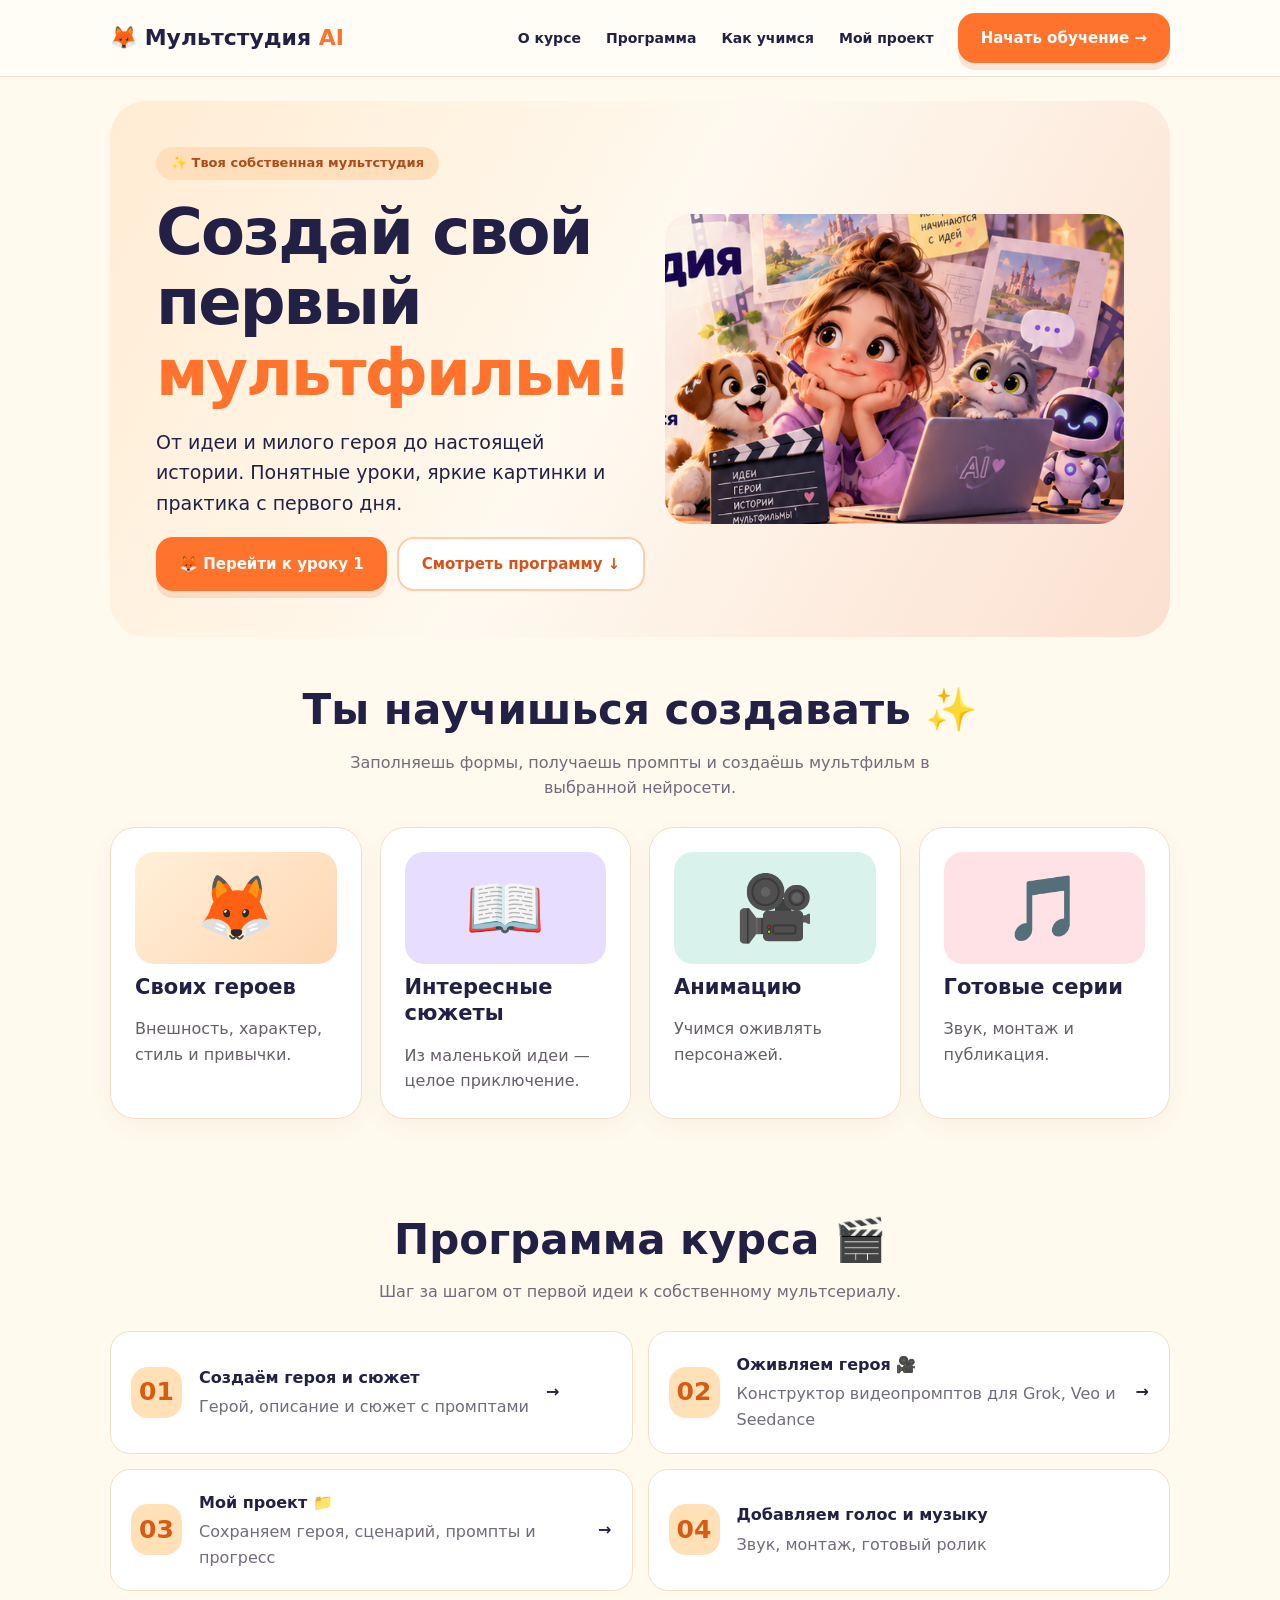
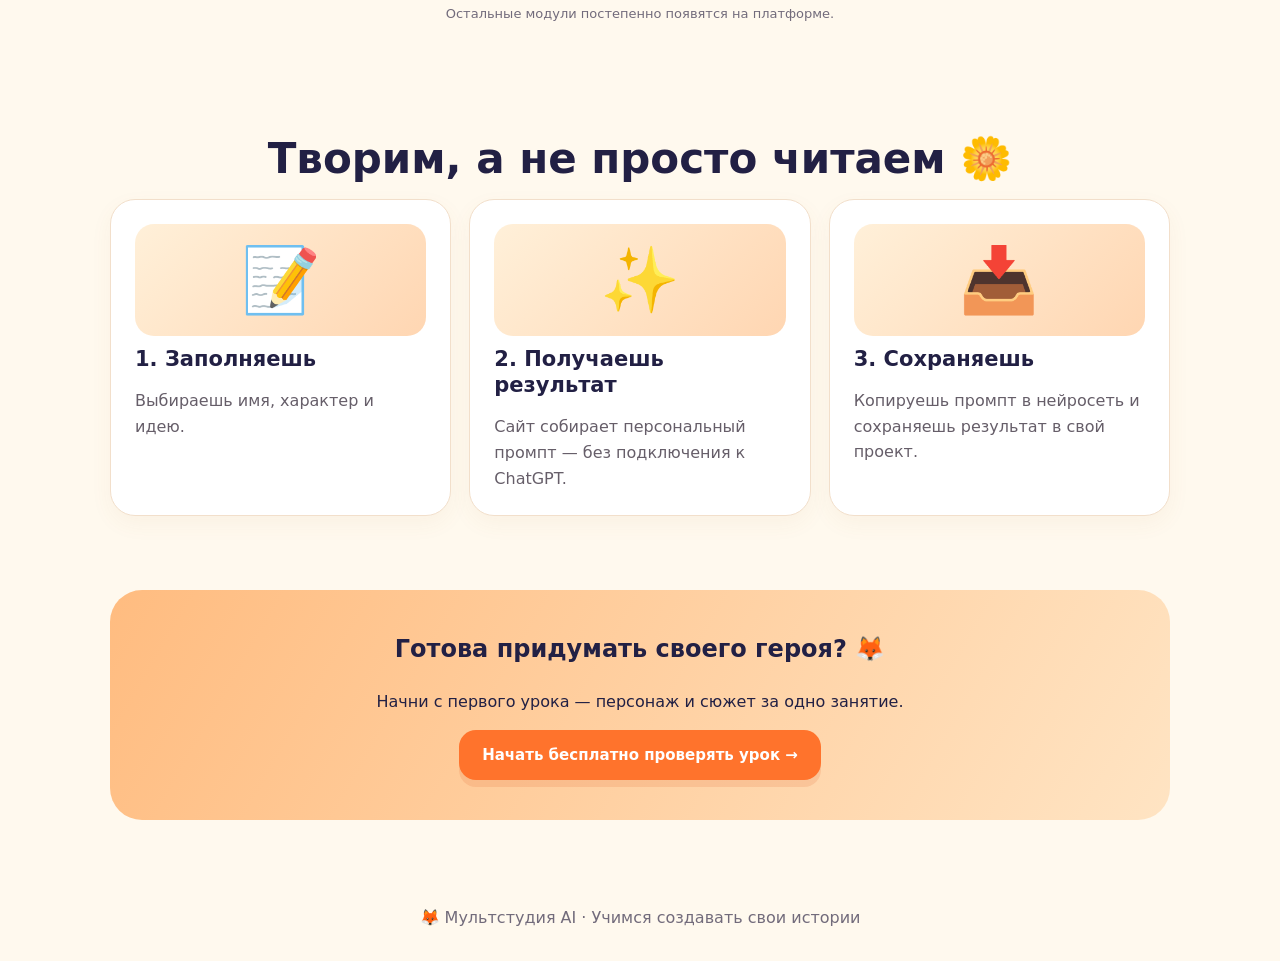
<file: index.html>
<!doctype html><html lang="ru"><head><meta charset="utf-8"><meta name="viewport" content="width=device-width,initial-scale=1"><meta name="theme-color" content="#fff9ee"><title>Мультстудия AI — создавай свои мультфильмы</title><link rel="stylesheet" href="style.css"></head><body>
<header><nav class="nav"><a class="brand" href="index.html">🦊 Мультстудия <span>AI</span></a><div class="links"><a href="#about">О курсе</a><a href="#program">Программа</a><a href="#how">Как учимся</a><a href="project.html">Мой проект</a></div><a class="btn" href="lesson1.html">Начать обучение →</a></nav></header>
<main class="wrap"><section class="hero"><div><span class="eyebrow">✨ Твоя собственная мультстудия</span><h1>Создай свой первый <span>мультфильм!</span></h1><p>От идеи и милого героя до настоящей истории. Понятные уроки, яркие картинки и практика с первого дня.</p><div class="actions"><a class="btn" href="lesson1.html">🦊 Перейти к уроку 1</a><a class="btn light" href="#program">Смотреть программу ↓</a></div></div><img class="fox" src="assets/fox-hero.png" alt="Мультяшная учебная студия"/></section>
<section class="section" id="about"><h2>Ты научишься создавать ✨</h2><p class="subtitle">Заполняешь формы, получаешь промпты и создаёшь мультфильм в выбранной нейросети.</p><div class="cards four"><article class="card tile"><span class="illus">🦊</span><h3>Своих героев</h3><p>Внешность, характер, стиль и привычки.</p></article><article class="card tile"><span class="illus">📖</span><h3>Интересные сюжеты</h3><p>Из маленькой идеи — целое приключение.</p></article><article class="card tile"><span class="illus">🎥</span><h3>Анимацию</h3><p>Учимся оживлять персонажей.</p></article><article class="card tile"><span class="illus">🎵</span><h3>Готовые серии</h3><p>Звук, монтаж и публикация.</p></article></div></section>
<section class="section" id="program"><h2>Программа курса 🎬</h2><p class="subtitle">Шаг за шагом от первой идеи к собственному мультсериалу.</p><div class="modules"><a class="module" href="lesson1.html"><span class="num">01</span><div><strong>Создаём героя и сюжет</strong><p>Герой, описание и сюжет с промптами</p></div><strong>→</strong></a><a class="module" href="video.html"><span class="num">02</span><div><strong>Оживляем героя 🎥</strong><p>Конструктор видеопромптов для Grok, Veo и Seedance</p></div><strong>→</strong></a><a class="module" href="project.html"><span class="num">03</span><div><strong>Мой проект 📁</strong><p>Сохраняем героя, сценарий, промпты и прогресс</p></div><strong>→</strong></a><div class="module"><span class="num">04</span><div><strong>Добавляем голос и музыку</strong><p>Звук, монтаж, готовый ролик</p></div></div></div><p class="mini" style="text-align:center">Остальные модули постепенно появятся на платформе.</p></section>
<section class="section" id="how"><h2>Творим, а не просто читаем 🌼</h2><div class="cards"><article class="card"><span class="illus">📝</span><h3>1. Заполняешь</h3><p>Выбираешь имя, характер и идею.</p></article><article class="card"><span class="illus">✨</span><h3>2. Получаешь результат</h3><p>Сайт собирает персональный промпт — без подключения к ChatGPT.</p></article><article class="card"><span class="illus">📥</span><h3>3. Сохраняешь</h3><p>Копируешь промпт в нейросеть и сохраняешь результат в свой проект.</p></article></div></section><section class="cta"><h2>Готова придумать своего героя? 🦊</h2><p>Начни с первого урока — персонаж и сюжет за одно занятие.</p><a class="btn" href="lesson1.html">Начать бесплатно проверять урок →</a></section></main><footer>🦊 Мультстудия AI · Учимся создавать свои истории</footer><script src="site.js" defer></script></body></html>
</file>
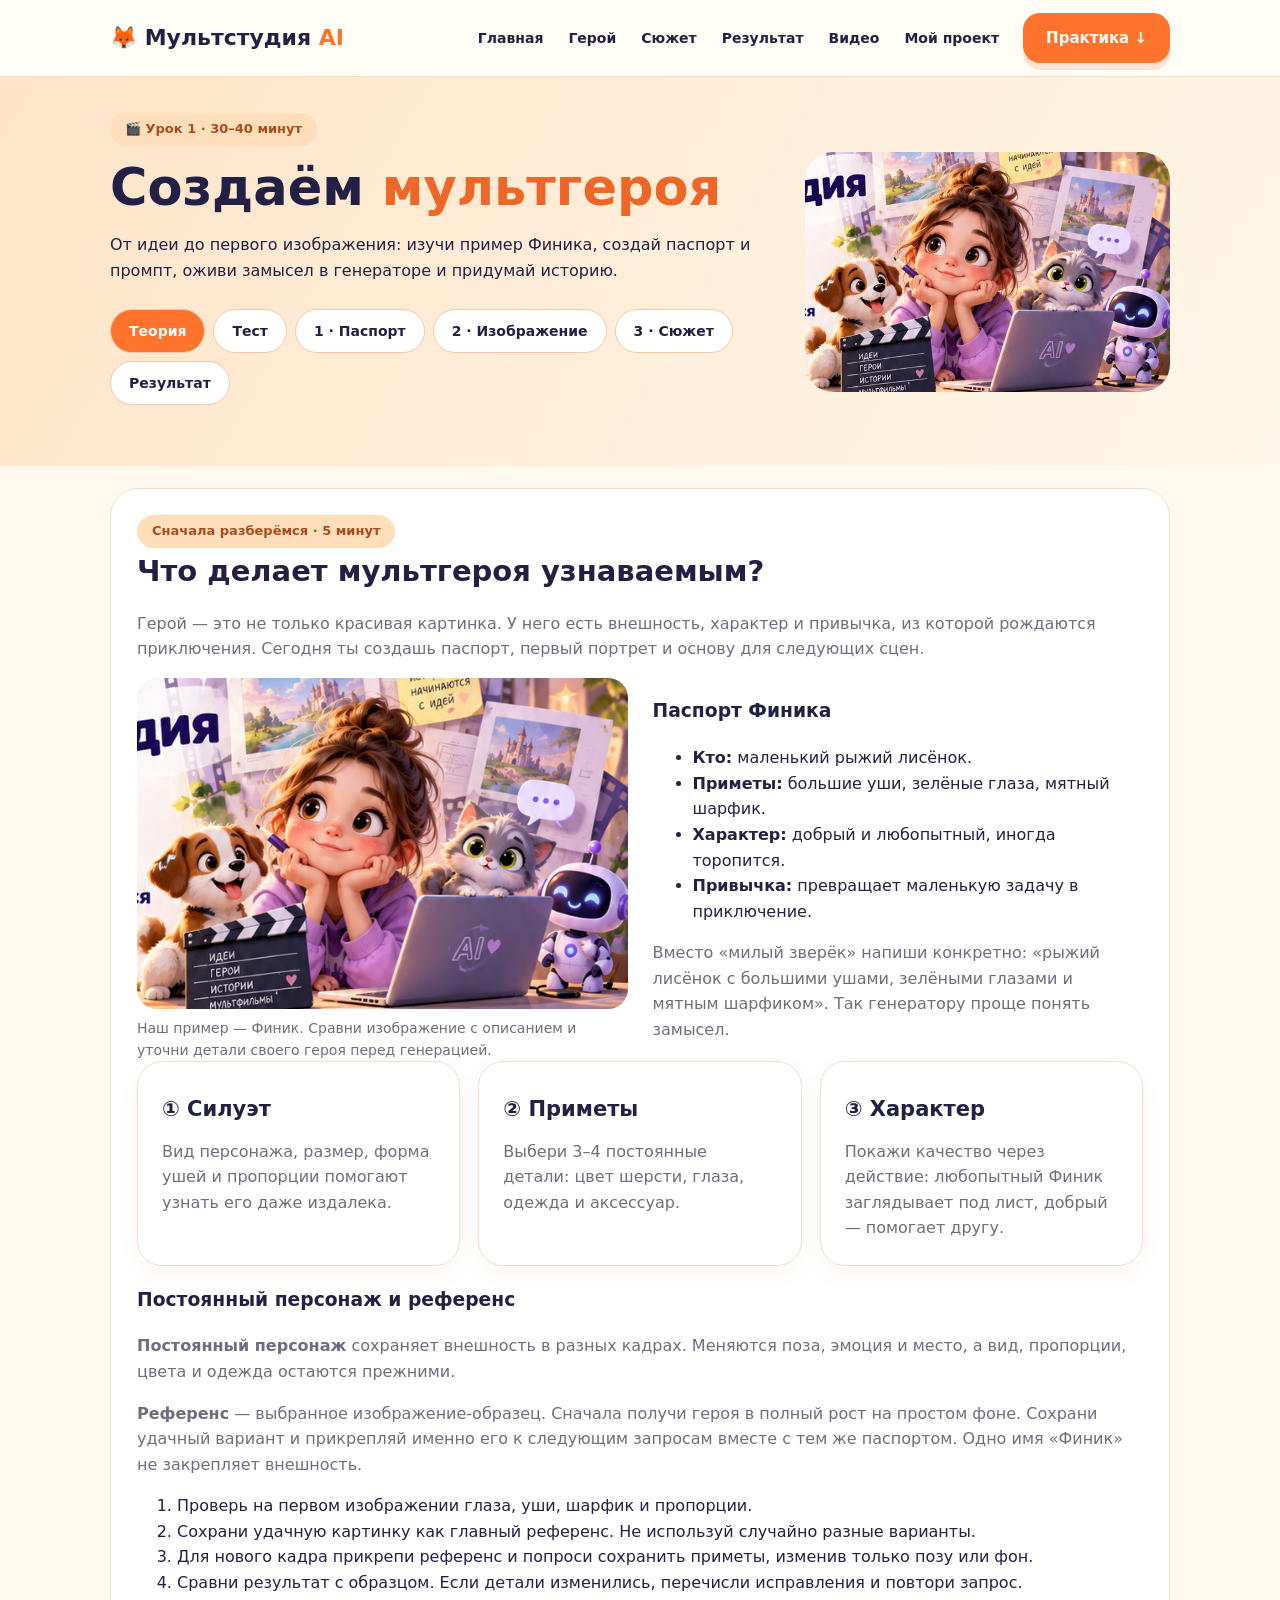
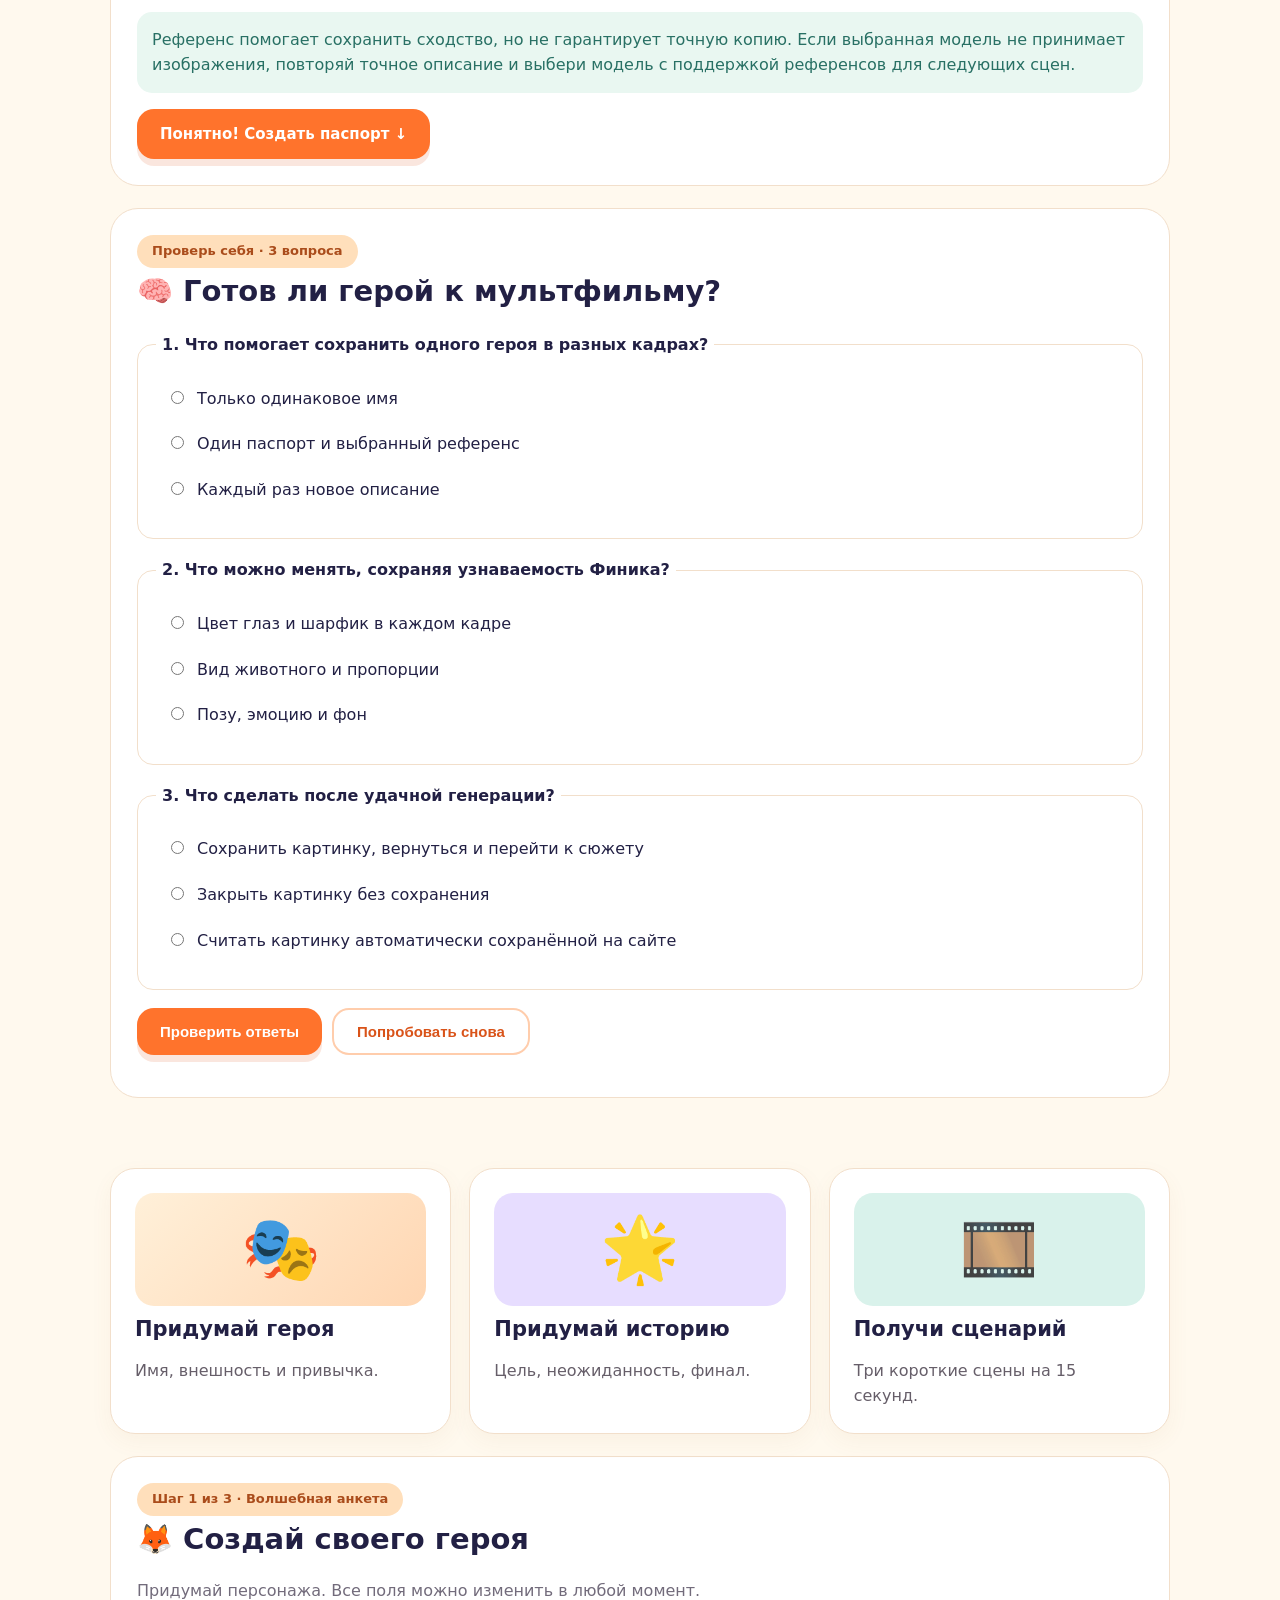
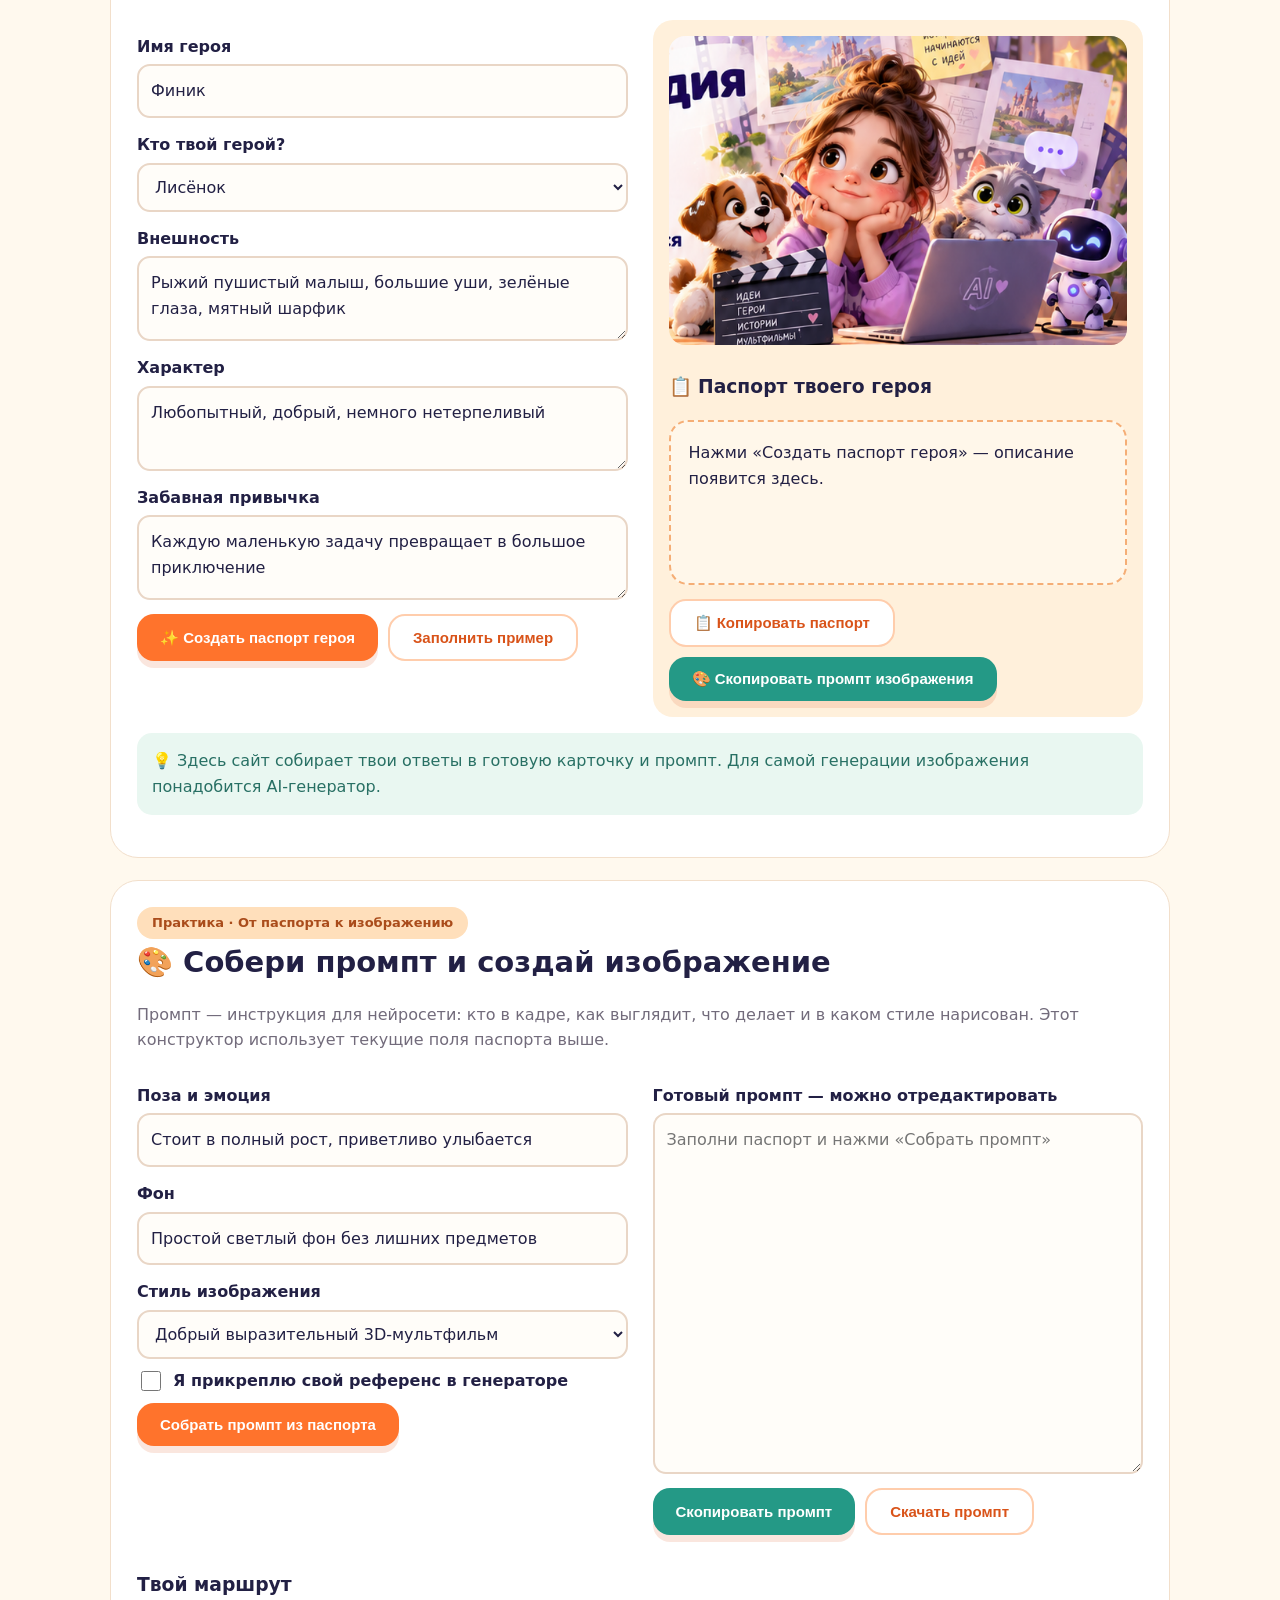
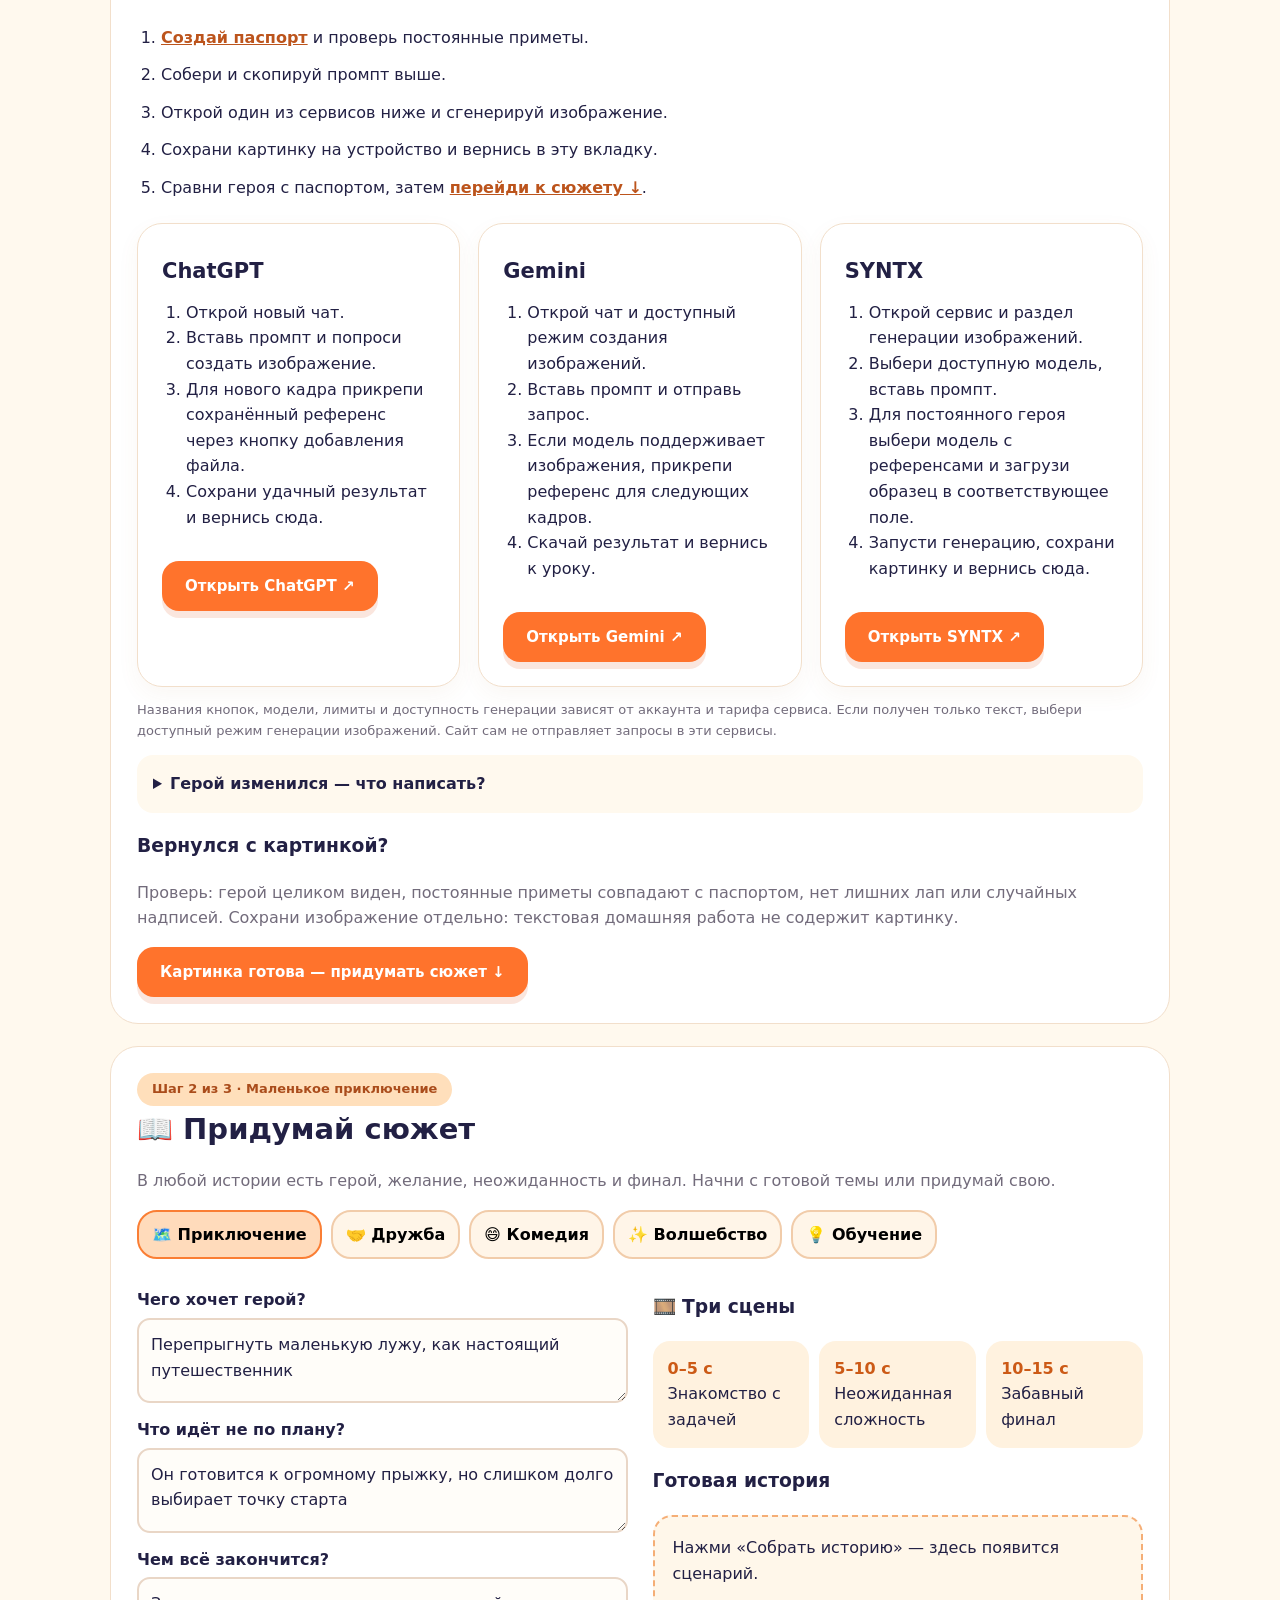
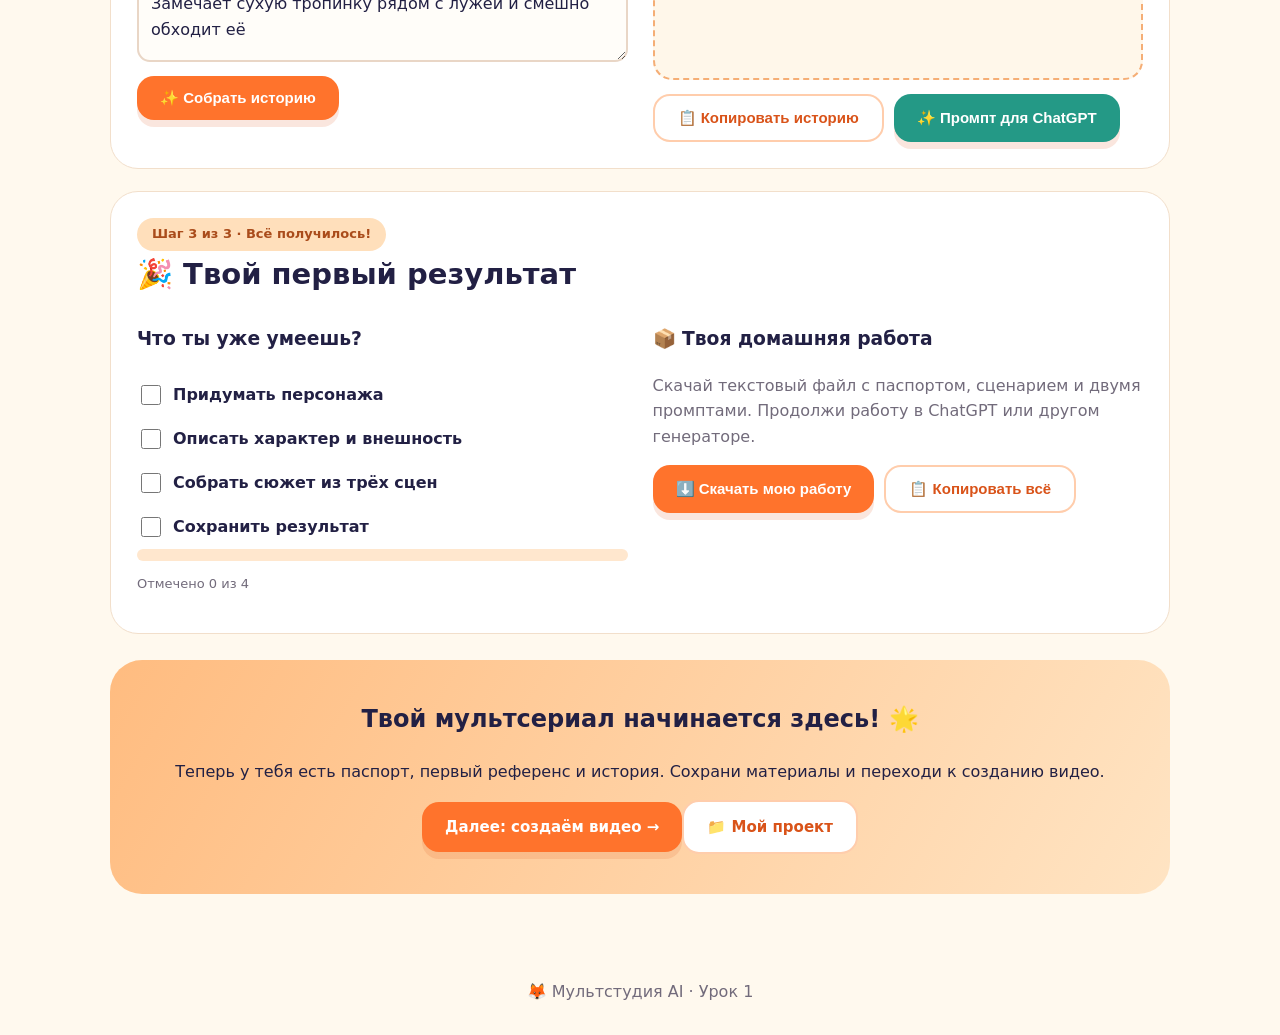
<file: lesson1.html>
<!doctype html><html lang="ru"><head><meta charset="utf-8"><meta name="viewport" content="width=device-width,initial-scale=1"><meta name="theme-color" content="#fff9ee"><title>Урок 1 — Создаём мультгероя | Мультстудия AI</title><link rel="stylesheet" href="style.css"><style>
#theory img{width:100%;max-height:340px;object-fit:contain;border-radius:20px}.hero-figure{margin:0}.hero-figure figcaption{font-size:14px;color:var(--muted)}fieldset{border:1px solid var(--stroke);border-radius:16px;margin:18px 0;padding:18px;min-width:0}legend{font-weight:800;padding:0 6px}.quiz-choice{display:flex;gap:10px;align-items:baseline;padding:10px;border-radius:10px;cursor:pointer}.quiz-choice:hover{background:var(--bg)}.quiz-choice input{flex-shrink:0;accent-color:var(--orange)}.quiz-answer{margin:8px 0 0}#generate ol{padding-left:24px}#generate .card{min-width:0}#generate .card .btn{margin-top:15px}section[id]{scroll-margin-top:100px}details{background:var(--bg);padding:16px;border-radius:16px}summary{cursor:pointer;font-weight:750}.twocol>*{min-width:0}#heroPrompt{min-height:330px}.hero-route li{padding:6px 0}@media(max-width:760px){fieldset{padding:12px}.lessonhead img{object-fit:contain}.nav{gap:10px}.brand{white-space:normal}.toast{width:calc(100% - 32px)}}
@media(max-width:1000px){.links{display:none}.nav{justify-content:space-between}.storycols{grid-template-columns:1fr}#generate .cards{grid-template-columns:1fr}}
</style></head><body><header><nav class="nav"><a class="brand" href="index.html">🦊 Мультстудия <span>AI</span></a><div class="links"><a href="index.html">Главная</a><a href="#character">Герой</a><a href="#plot">Сюжет</a><a href="#result">Результат</a><a href="video.html">Видео</a><a href="project.html">Мой проект</a></div><a class="btn" href="#character">Практика ↓</a></nav></header>
<section class="lessonhead"><div class="wrap inside"><div><span class="eyebrow">🎬 Урок 1 · 30–40 минут</span><h1>Создаём <span style="color:#ed6828">мультгероя</span></h1><p>От идеи до первого изображения: изучи пример Финика, создай паспорт и промпт, оживи замысел в генераторе и придумай историю.</p><div class="steps"><a href="#theory" class="step current">Теория</a><a href="#quiz" class="step">Тест</a><a href="#character" class="step">1 · Паспорт</a><a href="#generate" class="step">2 · Изображение</a><a href="#plot" class="step">3 · Сюжет</a><a href="#result" class="step">Результат</a></div></div><img src="assets/fox-hero.png" alt="Лисёнок Финик"/></div></section>
<main class="wrap"><section class="block" id="theory"><span class="eyebrow">Сначала разберёмся · 5 минут</span><h2>Что делает мультгероя узнаваемым?</h2><p>Герой — это не только красивая картинка. У него есть внешность, характер и привычка, из которой рождаются приключения. Сегодня ты создашь паспорт, первый портрет и основу для следующих сцен.</p><div class="twocol"><figure class="hero-figure"><img src="assets/fox-hero.png" alt="Пример мультгероя — лисёнок Финик" loading="lazy"><figcaption>Наш пример — Финик. Сравни изображение с описанием и уточни детали своего героя перед генерацией.</figcaption></figure><div><h3>Паспорт Финика</h3><ul><li><b>Кто:</b> маленький рыжий лисёнок.</li><li><b>Приметы:</b> большие уши, зелёные глаза, мятный шарфик.</li><li><b>Характер:</b> добрый и любопытный, иногда торопится.</li><li><b>Привычка:</b> превращает маленькую задачу в приключение.</li></ul><p>Вместо «милый зверёк» напиши конкретно: «рыжий лисёнок с большими ушами, зелёными глазами и мятным шарфиком». Так генератору проще понять замысел.</p></div></div><div class="cards"><article class="card"><h3>① Силуэт</h3><p>Вид персонажа, размер, форма ушей и пропорции помогают узнать его даже издалека.</p></article><article class="card"><h3>② Приметы</h3><p>Выбери 3–4 постоянные детали: цвет шерсти, глаза, одежда и аксессуар.</p></article><article class="card"><h3>③ Характер</h3><p>Покажи качество через действие: любопытный Финик заглядывает под лист, добрый — помогает другу.</p></article></div><h3>Постоянный персонаж и референс</h3><p><b>Постоянный персонаж</b> сохраняет внешность в разных кадрах. Меняются поза, эмоция и место, а вид, пропорции, цвета и одежда остаются прежними.</p><p><b>Референс</b> — выбранное изображение-образец. Сначала получи героя в полный рост на простом фоне. Сохрани удачный вариант и прикрепляй именно его к следующим запросам вместе с тем же паспортом. Одно имя «Финик» не закрепляет внешность.</p><ol><li>Проверь на первом изображении глаза, уши, шарфик и пропорции.</li><li>Сохрани удачную картинку как главный референс. Не используй случайно разные варианты.</li><li>Для нового кадра прикрепи референс и попроси сохранить приметы, изменив только позу или фон.</li><li>Сравни результат с образцом. Если детали изменились, перечисли исправления и повтори запрос.</li></ol><p class="tip">Референс помогает сохранить сходство, но не гарантирует точную копию. Если выбранная модель не принимает изображения, повторяй точное описание и выбери модель с поддержкой референсов для следующих сцен.</p><a class="btn" href="#character">Понятно! Создать паспорт ↓</a></section><section class="block" id="quiz"><span class="eyebrow">Проверь себя · 3 вопроса</span><h2>🧠 Готов ли герой к мультфильму?</h2><form id="heroQuiz">
<fieldset><legend>1. Что помогает сохранить одного героя в разных кадрах?</legend><label class="quiz-choice"><input type="radio" name="heroQ0" value="0" required> Только одинаковое имя</label><label class="quiz-choice"><input type="radio" name="heroQ0" value="1" required> Один паспорт и выбранный референс</label><label class="quiz-choice"><input type="radio" name="heroQ0" value="2" required> Каждый раз новое описание</label><p id="heroAnswer0" class="quiz-answer"></p></fieldset><fieldset><legend>2. Что можно менять, сохраняя узнаваемость Финика?</legend><label class="quiz-choice"><input type="radio" name="heroQ1" value="0" required> Цвет глаз и шарфик в каждом кадре</label><label class="quiz-choice"><input type="radio" name="heroQ1" value="1" required> Вид животного и пропорции</label><label class="quiz-choice"><input type="radio" name="heroQ1" value="2" required> Позу, эмоцию и фон</label><p id="heroAnswer1" class="quiz-answer"></p></fieldset><fieldset><legend>3. Что сделать после удачной генерации?</legend><label class="quiz-choice"><input type="radio" name="heroQ2" value="0" required> Сохранить картинку, вернуться и перейти к сюжету</label><label class="quiz-choice"><input type="radio" name="heroQ2" value="1" required> Закрыть картинку без сохранения</label><label class="quiz-choice"><input type="radio" name="heroQ2" value="2" required> Считать картинку автоматически сохранённой на сайте</label><p id="heroAnswer2" class="quiz-answer"></p></fieldset>
<div class="actions"><button class="btn" type="submit">Проверить ответы</button><button class="btn light" type="reset">Попробовать снова</button></div><p id="heroQuizResult" role="status" aria-live="polite"></p></form></section><section class="section" style="padding-bottom:0"><div class="cards"><article class="card tile"><span class="illus">🎭</span><h3>Придумай героя</h3><p>Имя, внешность и привычка.</p></article><article class="card tile"><span class="illus">🌟</span><h3>Придумай историю</h3><p>Цель, неожиданность, финал.</p></article><article class="card tile"><span class="illus">🎞️</span><h3>Получи сценарий</h3><p>Три короткие сцены на 15 секунд.</p></article></div></section>
<section class="block" id="character"><span class="eyebrow">Шаг 1 из 3 · Волшебная анкета</span><h2>🦊 Создай своего героя</h2><p>Придумай персонажа. Все поля можно изменить в любой момент.</p><div class="twocol"><div><label class="field" for="charName">Имя героя</label><input class="input" id="charName" value="Финик" maxlength="80"><label class="field" for="charType">Кто твой герой?</label><select id="charType"><option>Лисёнок</option><option>Котёнок</option><option>Щенок</option><option>Совушка</option><option>Робот</option><option>Человек</option><option>Волшебное существо</option></select><label class="field" for="charLooks">Внешность</label><textarea id="charLooks">Рыжий пушистый малыш, большие уши, зелёные глаза, мятный шарфик</textarea><label class="field" for="charTraits">Характер</label><textarea id="charTraits">Любопытный, добрый, немного нетерпеливый</textarea><label class="field" for="charHabit">Забавная привычка</label><textarea id="charHabit">Каждую маленькую задачу превращает в большое приключение</textarea><div class="actions"><button type="button" id="makePassport" class="btn">✨ Создать паспорт героя</button><button type="button" id="fillExample" class="btn light">Заполнить пример</button></div><p id="passportStatus" role="status" aria-live="polite" class="mini"></p></div><div class="preview"><img src="assets/fox-hero.png" alt="Пример 3D персонажа"><h3>📋 Паспорт твоего героя</h3><div class="output" id="passportOutput" aria-live="polite">Нажми «Создать паспорт героя» — описание появится здесь.</div><div class="actions"><button type="button" id="copyPassport" class="btn light">📋 Копировать паспорт</button><button type="button" id="copyImagePrompt" class="btn mint">🎨 Скопировать промпт изображения</button></div></div></div><p class="tip">💡 Здесь сайт собирает твои ответы в готовую карточку и промпт. Для самой генерации изображения понадобится AI-генератор.</p></section>
<section class="block" id="generate"><span class="eyebrow">Практика · От паспорта к изображению</span><h2>🎨 Собери промпт и создай изображение</h2><p>Промпт — инструкция для нейросети: кто в кадре, как выглядит, что делает и в каком стиле нарисован. Этот конструктор использует текущие поля паспорта выше.</p><div class="twocol"><div><label class="field" for="heroPose">Поза и эмоция</label><input class="input" id="heroPose" maxlength="300" value="Стоит в полный рост, приветливо улыбается"><label class="field" for="heroBackground">Фон</label><input class="input" id="heroBackground" maxlength="300" value="Простой светлый фон без лишних предметов"><label class="field" for="heroStyle">Стиль изображения</label><select id="heroStyle"><option>Добрый выразительный 3D-мультфильм</option><option>Мягкая акварельная иллюстрация</option><option>Яркая 2D-мультипликация</option></select><label class="check"><input type="checkbox" id="heroReference"> Я прикреплю свой референс в генераторе</label><button type="button" class="btn" id="buildHeroPrompt">Собрать промпт из паспорта</button></div><div><label class="field" for="heroPrompt">Готовый промпт — можно отредактировать</label><textarea id="heroPrompt" rows="13" placeholder="Заполни паспорт и нажми «Собрать промпт»"></textarea><div class="actions"><button type="button" class="btn mint" id="copyHeroPrompt">Скопировать промпт</button><button type="button" class="btn light" id="saveHeroPrompt">Скачать промпт</button></div><p id="heroPromptStatus" role="status" aria-live="polite"></p></div></div><h3>Твой маршрут</h3><ol class="hero-route"><li><a class="small-link" href="#character">Создай паспорт</a> и проверь постоянные приметы.</li><li>Собери и скопируй промпт выше.</li><li>Открой один из сервисов ниже и сгенерируй изображение.</li><li>Сохрани картинку на устройство и вернись в эту вкладку.</li><li>Сравни героя с паспортом, затем <a class="small-link" href="#plot">перейди к сюжету ↓</a>.</li></ol><div class="cards"><article class="card"><h3>ChatGPT</h3><ol><li>Открой новый чат.</li><li>Вставь промпт и попроси создать изображение.</li><li>Для нового кадра прикрепи сохранённый референс через кнопку добавления файла.</li><li>Сохрани удачный результат и вернись сюда.</li></ol><a class="btn" href="https://chatgpt.com/" target="_blank" rel="noopener noreferrer">Открыть ChatGPT ↗</a></article><article class="card"><h3>Gemini</h3><ol><li>Открой чат и доступный режим создания изображений.</li><li>Вставь промпт и отправь запрос.</li><li>Если модель поддерживает изображения, прикрепи референс для следующих кадров.</li><li>Скачай результат и вернись к уроку.</li></ol><a class="btn" href="https://gemini.google.com/" target="_blank" rel="noopener noreferrer">Открыть Gemini ↗</a></article><article class="card"><h3>SYNTX</h3><ol><li>Открой сервис и раздел генерации изображений.</li><li>Выбери доступную модель, вставь промпт.</li><li>Для постоянного героя выбери модель с референсами и загрузи образец в соответствующее поле.</li><li>Запусти генерацию, сохрани картинку и вернись сюда.</li></ol><a class="btn" href="https://syntx.ai/" target="_blank" rel="noopener noreferrer">Открыть SYNTX ↗</a></article></div><p class="mini">Названия кнопок, модели, лимиты и доступность генерации зависят от аккаунта и тарифа сервиса. Если получен только текст, выбери доступный режим генерации изображений. Сайт сам не отправляет запросы в эти сервисы.</p><details><summary>Герой изменился — что написать?</summary><p>Прикрепи выбранный референс и уточни: «Сохрани внешность персонажа с образца: рыжая шерсть, большие уши, зелёные глаза, мятный шарфик и те же пропорции. Измени только позу: герой машет лапой. Без новых аксессуаров».</p></details><h3>Вернулся с картинкой?</h3><p>Проверь: герой целиком виден, постоянные приметы совпадают с паспортом, нет лишних лап или случайных надписей. Сохрани изображение отдельно: текстовая домашняя работа не содержит картинку.</p><a class="btn" href="#plot">Картинка готова — придумать сюжет ↓</a></section><section class="block" id="plot"><span class="eyebrow">Шаг 2 из 3 · Маленькое приключение</span><h2>📖 Придумай сюжет</h2><p>В любой истории есть герой, желание, неожиданность и финал. Начни с готовой темы или придумай свою.</p><div class="themes"><button type="button" data-theme="Приключение" class="active">🗺️ Приключение</button><button type="button" data-theme="Дружба">🤝 Дружба</button><button type="button" data-theme="Смешная ситуация">😄 Комедия</button><button type="button" data-theme="Волшебство">✨ Волшебство</button><button type="button" data-theme="Обучающая история">💡 Обучение</button></div><div class="twocol"><div><label class="field" for="goal">Чего хочет герой?</label><textarea id="goal">Перепрыгнуть маленькую лужу, как настоящий путешественник</textarea><label class="field" for="problem">Что идёт не по плану?</label><textarea id="problem">Он готовится к огромному прыжку, но слишком долго выбирает точку старта</textarea><label class="field" for="ending">Чем всё закончится?</label><textarea id="ending">Замечает сухую тропинку рядом с лужей и смешно обходит её</textarea><button type="button" class="btn" id="makeStory" style="margin-top:14px">✨ Собрать историю</button><p id="storyStatus" role="status" class="mini"></p></div><div><h3>🎞️ Три сцены</h3><div class="storycols"><div class="storybox"><b>0–5 с</b><div>Знакомство с задачей</div></div><div class="storybox"><b>5–10 с</b><div>Неожиданная сложность</div></div><div class="storybox"><b>10–15 с</b><div>Забавный финал</div></div></div><h3>Готовая история</h3><div class="output" id="storyOutput" aria-live="polite">Нажми «Собрать историю» — здесь появится сценарий.</div><div class="actions"><button type="button" id="copyStory" class="btn light">📋 Копировать историю</button><button type="button" id="copyStoryPrompt" class="btn mint">✨ Промпт для ChatGPT</button></div></div></div></section>
<section class="block" id="result"><span class="eyebrow">Шаг 3 из 3 · Всё получилось!</span><h2>🎉 Твой первый результат</h2><div class="twocol"><div><h3>Что ты уже умеешь?</h3><label class="check"><input type="checkbox" class="progressCheck"> Придумать персонажа</label><label class="check"><input type="checkbox" class="progressCheck"> Описать характер и внешность</label><label class="check"><input type="checkbox" class="progressCheck"> Собрать сюжет из трёх сцен</label><label class="check"><input type="checkbox" class="progressCheck"> Сохранить результат</label><div class="progress"><div class="bar" id="progressBar" style="width:0%"></div></div><p id="progressText" class="mini">Отмечено 0 из 4</p></div><div><h3>📦 Твоя домашняя работа</h3><p>Скачай текстовый файл с паспортом, сценарием и двумя промптами. Продолжи работу в ChatGPT или другом генераторе.</p><div class="actions"><button type="button" id="downloadWork" class="btn">⬇️ Скачать мою работу</button><button type="button" id="copyAll" class="btn light">📋 Копировать всё</button></div><p id="downloadStatus" class="mini" role="status"></p></div></div></section><section class="cta"><h2>Твой мультсериал начинается здесь! 🌟</h2><p>Теперь у тебя есть паспорт, первый референс и история. Сохрани материалы и переходи к созданию видео.</p><a class="btn" href="video.html">Далее: создаём видео →</a><a class="btn light" href="project.html">📁 Мой проект</a></section></main><footer>🦊 Мультстудия AI · Урок 1</footer><div class="toast hidden" id="toast" role="status"></div><script src="lesson.js" defer></script><script src="site.js" defer></script><script>
document.addEventListener('DOMContentLoaded', () => {
'use strict';
const el = id => document.getElementById(id);
const value = id => el(id).value.trim();
function build() {
 if (!value('charName') || !value('charLooks')) {
 el('heroPromptStatus').textContent = 'Заполни имя и внешность героя в паспорте.';
 el(!value('charName') ? 'charName' : 'charLooks').focus(); return false;
 }
 const prompt = [
 'Создай оригинального персонажа. Стиль: ' + value('heroStyle') + '.',
 'Имя: ' + value('charName') + '. Кто он: ' + value('charType') + '.',
 'Постоянные приметы: ' + value('charLooks') + '.',
 'Характер: ' + value('charTraits') + '. Привычка: ' + value('charHabit') + '.',
 'Поза и эмоция: ' + value('heroPose') + '. Фон: ' + value('heroBackground') + '.',
 el('heroReference').checked ? 'Используй прикреплённое изображение как главный референс. Сохрани внешность, цвета, одежду и пропорции. Измени только указанные позу и фон.' : 'Покажи одного героя целиком, с чёткими деталями и мягким светом. Это первый образец для следующих кадров.',
 'Без текста, логотипов и лишних персонажей.'
 ].join('\n');
 el('heroPrompt').value = prompt;
 el('heroPromptStatus').textContent = 'Промпт готов. Скопируй его и открой генератор ниже.';
 return true;
}
el('buildHeroPrompt').addEventListener('click', build);
el('copyHeroPrompt').addEventListener('click', async () => {
 if (!value('heroPrompt') && !build()) return;
 try { await navigator.clipboard.writeText(value('heroPrompt')); el('heroPromptStatus').textContent = 'Скопировано! Открой генератор ниже.'; }
 catch (_) { el('heroPrompt').focus(); el('heroPrompt').select(); el('heroPromptStatus').textContent = 'Текст выделен. Скопируй его вручную через меню устройства.'; }
});
el('saveHeroPrompt').addEventListener('click', () => {
 if (!value('heroPrompt') && !build()) return;
 const url = URL.createObjectURL(new Blob([value('heroPrompt')], {type:'text/plain;charset=utf-8'}));
 const a = document.createElement('a'); a.href=url; a.download='Мой_мультгерой_промпт.txt'; document.body.appendChild(a); a.click(); a.remove(); setTimeout(()=>URL.revokeObjectURL(url),2000);
 el('heroPromptStatus').textContent='Промпт подготовлен к скачиванию.';
});
['charName','charType','charLooks','charTraits','charHabit','heroPose','heroBackground','heroStyle','heroReference'].forEach(id=>el(id).addEventListener('input',()=>{el('heroPrompt').value='';el('heroPromptStatus').textContent='Данные изменены. Собери промпт заново.';}));
el('fillExample').addEventListener('click',()=>{el('heroPrompt').value='';el('heroPromptStatus').textContent='Пример загружен. Собери промпт заново.';});
const answers=[1,2,0];
const explanations=['Паспорт закрепляет описание, а референс показывает внешность. Имени недостаточно.','Поза, эмоция и фон могут меняться. Глаза, шарфик, вид и пропорции остаются постоянными.','Сохрани изображение на устройство. Затем вернись в урок и используй героя в истории.'];
el('heroQuiz').addEventListener('submit',event=>{
 event.preventDefault(); let score=0;
 answers.forEach((answer,i)=>{const selected=document.querySelector('input[name="heroQ'+i+'"]:checked');const correct=selected && Number(selected.value)===answer;if(correct)score++;el('heroAnswer'+i).textContent=(correct?'✅ Верно. ':'💡 Разберёмся. ')+explanations[i];});
 el('heroQuizResult').textContent='Результат: '+score+' из 3. '+(score===3?'Отлично! Можно создавать героя.':'Прочитай объяснения и попробуй ещё раз.');
});
el('heroQuiz').addEventListener('reset',()=>{answers.forEach((_,i)=>el('heroAnswer'+i).textContent='');el('heroQuizResult').textContent='';});
});
</script></body></html>
</file>
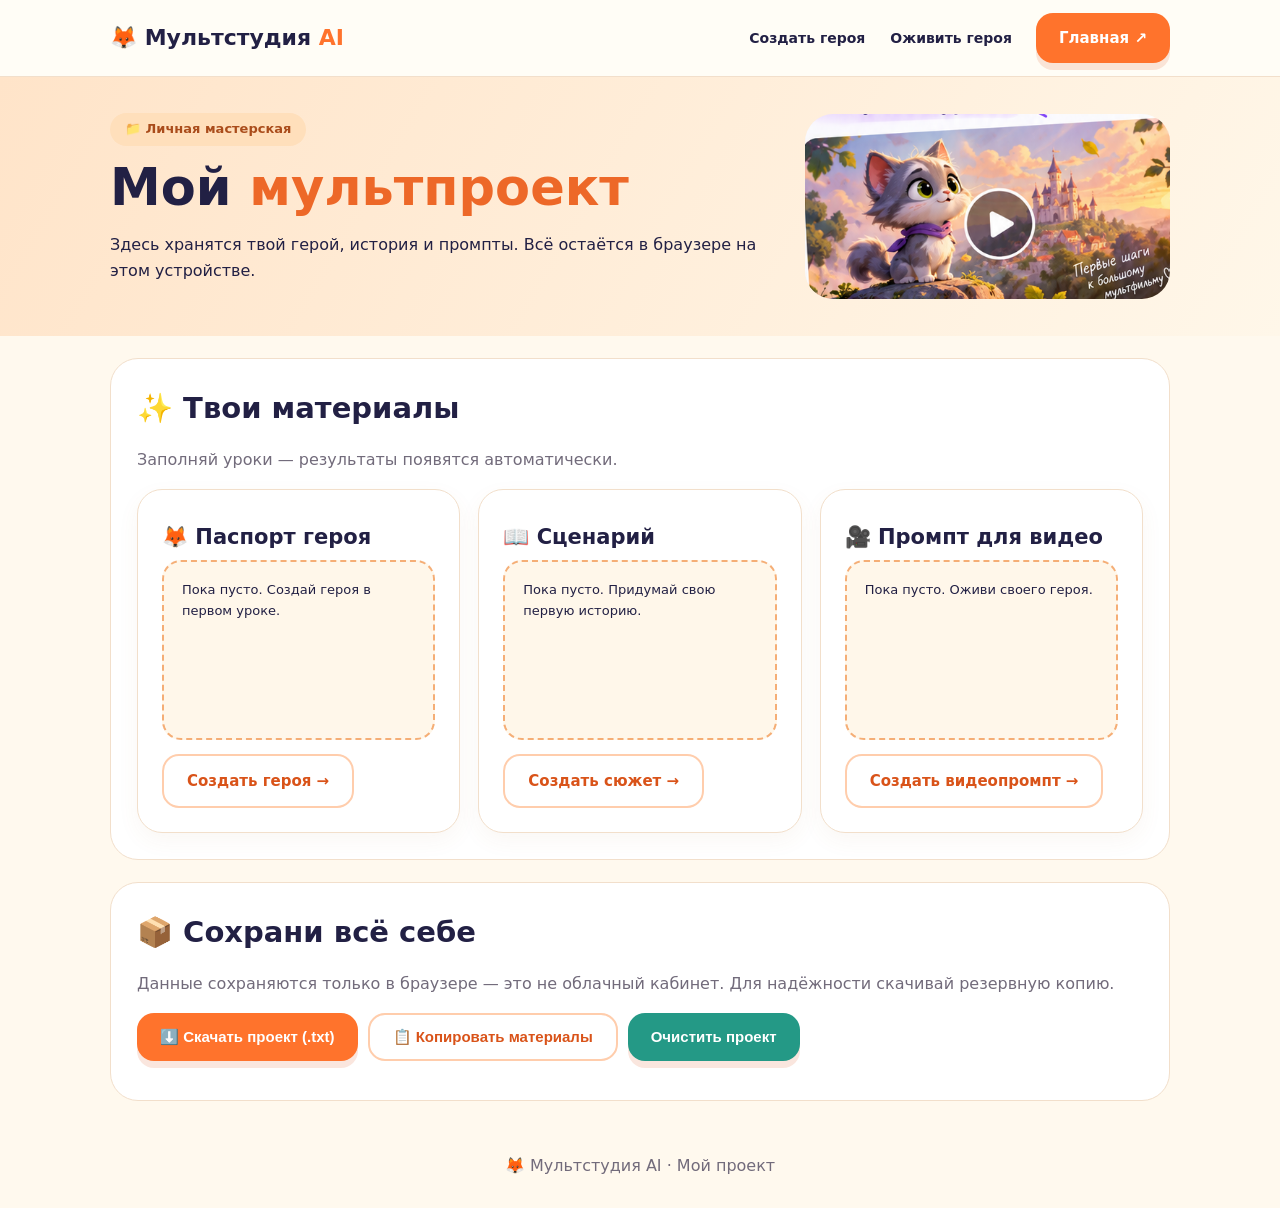
<file: project.html>
<!doctype html><html lang="ru"><head><meta charset="utf-8"><meta name="viewport" content="width=device-width,initial-scale=1"><title>Мой проект | Мультстудия AI</title><link rel="stylesheet" href="style.css"></head><body><header><nav class="nav"><a class="brand" href="index.html">🦊 Мультстудия <span>AI</span></a><div class="links"><a href="lesson1.html">Создать героя</a><a href="video.html">Оживить героя</a></div><a href="index.html" class="btn">Главная ↗</a></nav></header><section class="lessonhead"><div class="wrap inside"><div><span class="eyebrow">📁 Личная мастерская</span><h1>Мой <span style="color:#ed6828">мультпроект</span></h1><p>Здесь хранятся твой герой, история и промпты. Всё остаётся в браузере на этом устройстве.</p></div><img src="assets/cat.png" alt="Мультяшный котёнок"></div></section><main class="wrap"><section class="block"><h2>✨ Твои материалы</h2><p>Заполняй уроки — результаты появятся автоматически.</p><div class="cards"><article class="card"><h3>🦊 Паспорт героя</h3><div class="output saved" id="savedPassport">Пока пусто. Создай героя в первом уроке.</div><a class="btn light" href="lesson1.html#character">Создать героя →</a></article><article class="card"><h3>📖 Сценарий</h3><div class="output saved" id="savedStory">Пока пусто. Придумай свою первую историю.</div><a class="btn light" href="lesson1.html#plot">Создать сюжет →</a></article><article class="card"><h3>🎥 Промпт для видео</h3><div class="output saved" id="savedVideo">Пока пусто. Оживи своего героя.</div><a class="btn light" href="video.html">Создать видеопромпт →</a></article></div></section><section class="block"><h2>📦 Сохрани всё себе</h2><p>Данные сохраняются только в браузере — это не облачный кабинет. Для надёжности скачивай резервную копию.</p><div class="actions"><button type="button" class="btn" id="export">⬇️ Скачать проект (.txt)</button><button type="button" class="btn light" id="copyProject">📋 Копировать материалы</button><button type="button" class="btn mint" id="clear">Очистить проект</button></div><p id="projectStatus" role="status" class="mini"></p></section></main><footer>🦊 Мультстудия AI · Мой проект</footer><div class="toast hidden" id="toast" role="status"></div><script src="site.js" defer></script></body></html>
</file>
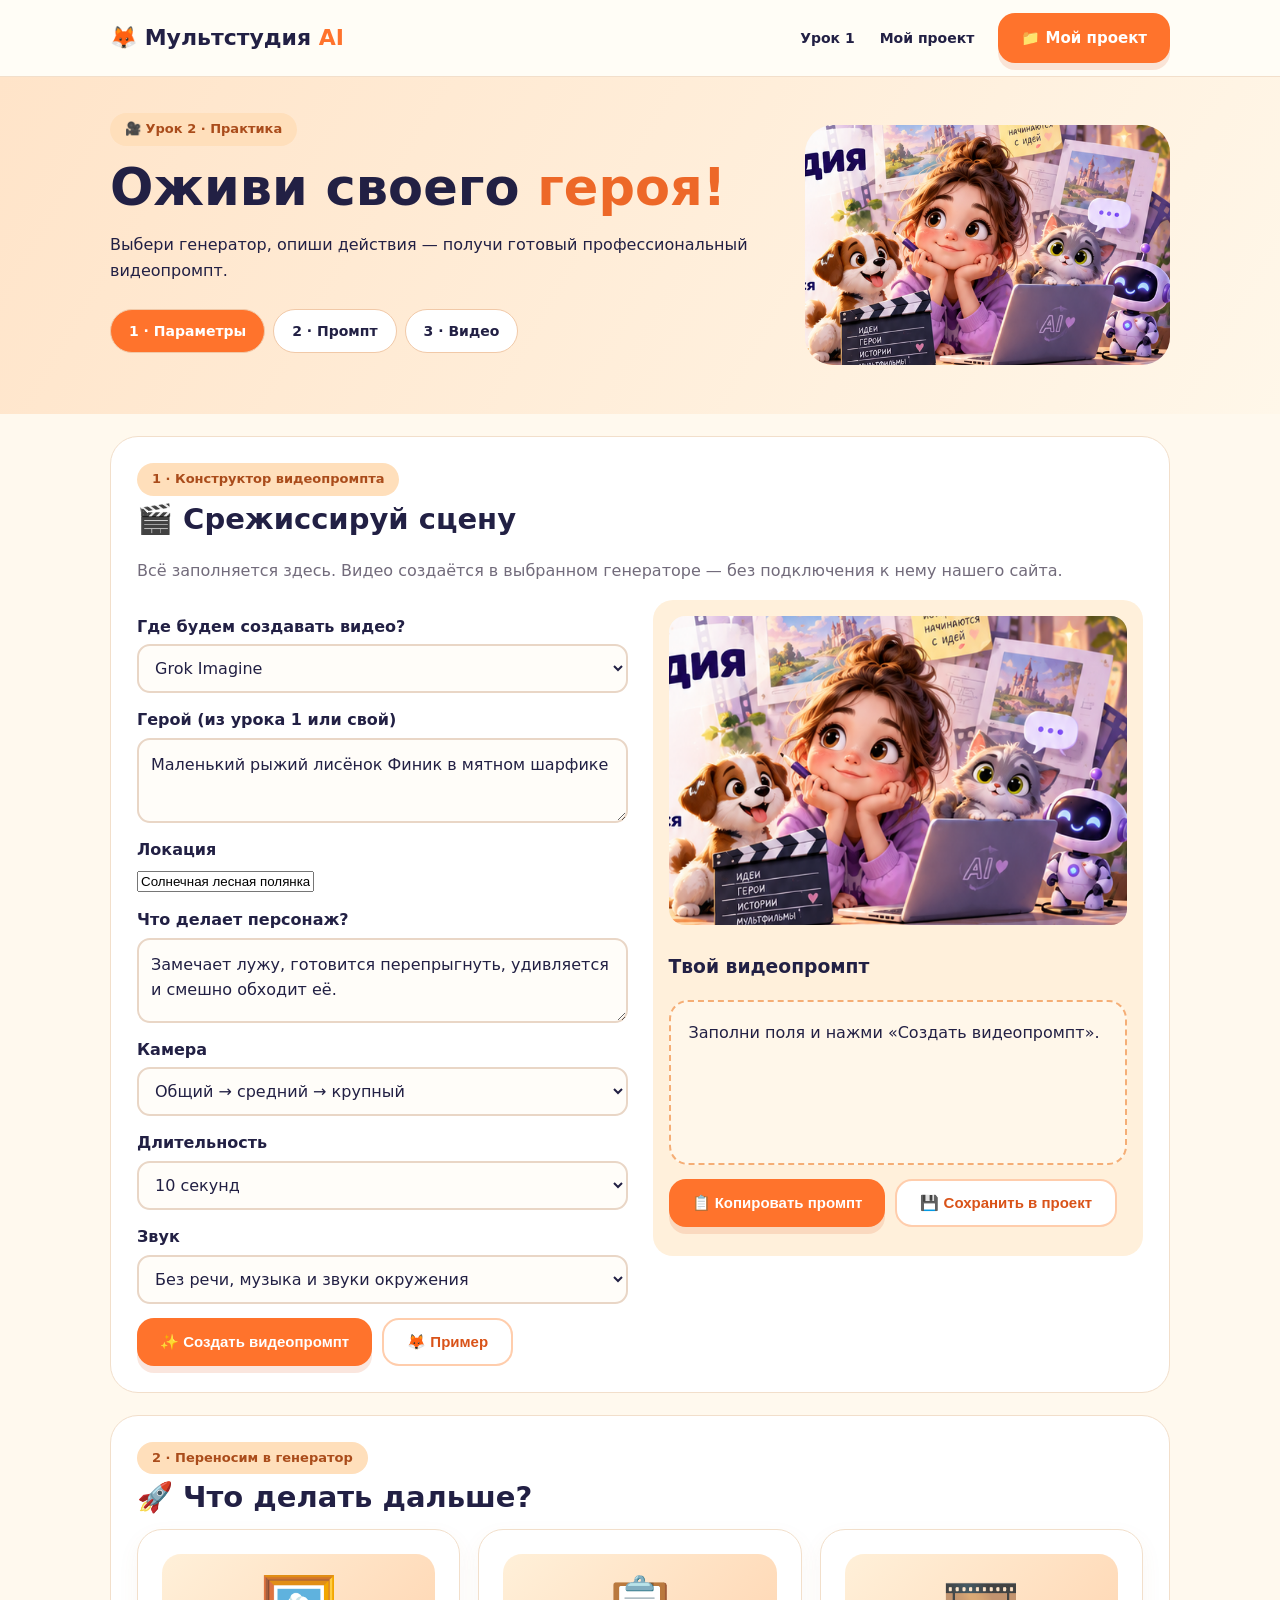
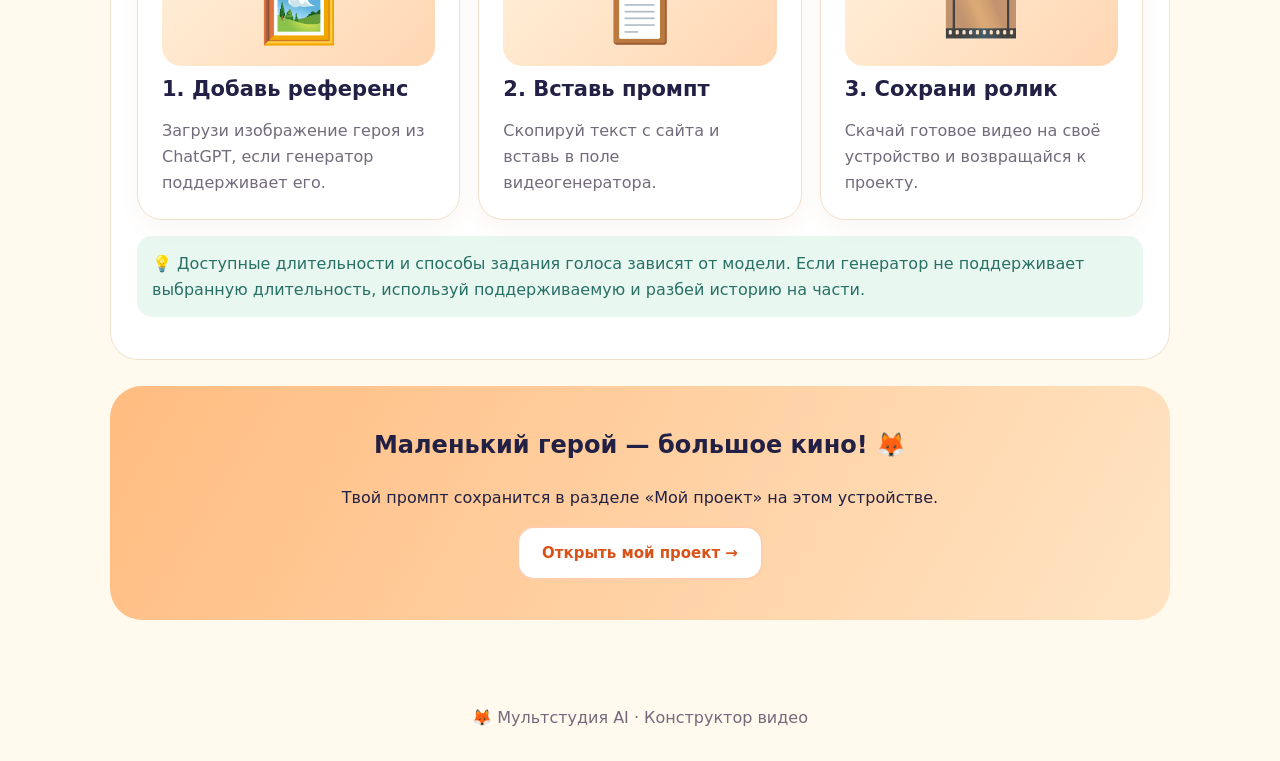
<file: video.html>
<!doctype html><html lang="ru"><head><meta charset="utf-8"><meta name="viewport" content="width=device-width,initial-scale=1"><title>Урок 2 — Оживляем героя | Мультстудия AI</title><link rel="stylesheet" href="style.css"></head><body><header><nav class="nav"><a class="brand" href="index.html">🦊 Мультстудия <span>AI</span></a><div class="links"><a href="lesson1.html">Урок 1</a><a href="project.html">Мой проект</a></div><a class="btn" href="project.html">📁 Мой проект</a></nav></header><section class="lessonhead"><div class="wrap inside"><div><span class="eyebrow">🎥 Урок 2 · Практика</span><h1>Оживи своего <span style="color:#ed6828">героя!</span></h1><p>Выбери генератор, опиши действия — получи готовый профессиональный видеопромпт.</p><div class="steps"><span class="step current">1 · Параметры</span><span class="step">2 · Промпт</span><span class="step">3 · Видео</span></div></div><img src="assets/fox-hero.png" alt="Лисёнок в мультстудии"></div></section><main class="wrap"><section class="block"><span class="eyebrow">1 · Конструктор видеопромпта</span><h2>🎬 Срежиссируй сцену</h2><p>Всё заполняется здесь. Видео создаётся в выбранном генераторе — без подключения к нему нашего сайта.</p><div class="twocol"><div><label class="field" for="model">Где будем создавать видео?</label><select id="model"><option>Grok Imagine</option><option>Google Flow / Veo</option><option>Seedance</option><option>Другой генератор</option></select><label class="field" for="vhero">Герой (из урока 1 или свой)</label><textarea id="vhero">Маленький рыжий лисёнок Финик в мятном шарфике</textarea><label class="field" for="location">Локация</label><input id="location" value="Солнечная лесная полянка"><label class="field" for="action">Что делает персонаж?</label><textarea id="action">Замечает лужу, готовится перепрыгнуть, удивляется и смешно обходит её.</textarea><label class="field" for="camera">Камера</label><select id="camera"><option value="общий план, затем средний и выразительный крупный">Общий → средний → крупный</option><option value="плавный боковой проезд камеры">Плавный проезд</option><option value="статичная камера, действия в кадре">Статичная камера</option><option value="плавное приближение к герою">Приближение</option></select><label class="field" for="duration">Длительность</label><select id="duration"><option value="5">5 секунд</option><option value="10" selected>10 секунд</option><option value="15">15 секунд</option></select><label class="field" for="voice">Звук</label><select id="voice"><option value="no">Без речи, музыка и звуки окружения</option><option value="fx">Без речи, комедийные звуковые эффекты</option><option value="ru">Диалог на русском, без субтитров</option></select><div id="dialogbox" class="hidden"><label class="field" for="dialogue">Точная фраза героя на русском</label><input id="dialogue" placeholder="Например: Ух ты, какая лужа!"></div><div class="actions"><button class="btn" id="build" type="button">✨ Создать видеопромпт</button><button class="btn light" id="reset" type="button">🦊 Пример</button></div></div><div><div class="preview"><img src="assets/fox-hero.png" alt="Лисёнок"><h3>Твой видеопромпт</h3><div class="output" id="videoOutput" aria-live="polite">Заполни поля и нажми «Создать видеопромпт».</div><div class="actions"><button class="btn" id="copyVideo" type="button">📋 Копировать промпт</button><button class="btn light" id="saveVideo" type="button">💾 Сохранить в проект</button></div><p class="mini" id="videoStatus" role="status"></p></div></div></div></section><section class="block"><span class="eyebrow">2 · Переносим в генератор</span><h2>🚀 Что делать дальше?</h2><div class="cards"><article class="card"><span class="illus">🖼️</span><h3>1. Добавь референс</h3><p>Загрузи изображение героя из ChatGPT, если генератор поддерживает его.</p></article><article class="card"><span class="illus">📋</span><h3>2. Вставь промпт</h3><p>Скопируй текст с сайта и вставь в поле видеогенератора.</p></article><article class="card"><span class="illus">🎞️</span><h3>3. Сохрани ролик</h3><p>Скачай готовое видео на своё устройство и возвращайся к проекту.</p></article></div><p class="tip">💡 Доступные длительности и способы задания голоса зависят от модели. Если генератор не поддерживает выбранную длительность, используй поддерживаемую и разбей историю на части.</p></section><section class="cta"><h2>Маленький герой — большое кино! 🦊</h2><p>Твой промпт сохранится в разделе «Мой проект» на этом устройстве.</p><a class="btn light" href="project.html">Открыть мой проект →</a></section></main><footer>🦊 Мультстудия AI · Конструктор видео</footer><div class="toast hidden" id="toast" role="status"></div><script src="site.js" defer></script></body></html>
</file>
<file: style.css>
:root{--bg:#fff9ee;--paper:#fff;--ink:#222044;--muted:#726b7b;--orange:#ff732c;--deep:#d95319;--peach:#ffe1bf;--mint:#cdf1e8;--purple:#ede4ff;--stroke:#f2dfcb}*{box-sizing:border-box}html{scroll-behavior:smooth}body{margin:0;font:16px/1.6 system-ui,-apple-system,Segoe UI,sans-serif;background:var(--bg);color:var(--ink)}a{text-decoration:none;color:inherit}header{position:sticky;top:0;z-index:10;background:#fffdf7ee;backdrop-filter:blur(14px);border-bottom:1px solid var(--stroke)}.nav{max-width:1100px;margin:auto;padding:13px 20px;display:flex;align-items:center;gap:24px}.brand{font-size:22px;font-weight:900;white-space:nowrap}.brand span{color:var(--orange)}.links{margin-left:auto;display:flex;gap:25px;align-items:center}.links a{font-weight:700;font-size:14px}.btn{border:0;background:var(--orange);color:white;border-radius:17px;padding:13px 23px;font-weight:800;font-size:15px;cursor:pointer;display:inline-flex;justify-content:center;align-items:center;gap:8px;box-shadow:0 7px 0 #dc572025;transition:.2s}.btn:hover{transform:translateY(-2px)}.btn:active{transform:translateY(1px)}.btn.light{background:#fff;color:var(--deep);border:2px solid #ffcdac;box-shadow:none}.btn.mint{background:#249986}.wrap{max-width:1100px;margin:auto;padding:0 20px}.hero{margin-top:24px;background:linear-gradient(120deg,#ffecd3,#fff9ef 48%,#fbe0d0);border-radius:36px;padding:46px;display:grid;grid-template-columns:1fr 0.9fr;align-items:center;overflow:hidden;position:relative}.eyebrow{display:inline-block;background:#ffdfbb;padding:6px 15px;border-radius:99px;color:#aa4c1b;font-size:13px;font-weight:800}.hero h1{font-size:clamp(38px,5vw,65px);line-height:1.1;letter-spacing:-2px;margin:17px 0}.hero h1 span{color:var(--orange)}.hero p{font-size:19px;max-width:450px}.fox{width:100%;border-radius:25px;mix-blend-mode:multiply;object-fit:cover}.section{padding:48px 0}.section h2{text-align:center;font-size:clamp(29px,3.5vw,42px);line-height:1.2;margin:0 0 14px}.subtitle{text-align:center;color:var(--muted);max-width:660px;margin:0 auto 26px}.cards{display:grid;grid-template-columns:repeat(3,1fr);gap:18px}.card{background:#fff;padding:24px;border:1px solid var(--stroke);border-radius:25px;box-shadow:0 8px 22px #a9763a0e}.card h3{font-size:21px;line-height:1.25;margin:10px 0}.card p{color:#665e69;margin-bottom:0}.illus{font-size:64px;display:block;min-height:92px;background:linear-gradient(135deg,#fff0d9,#ffd6b2);border-radius:19px;text-align:center;padding:5px}.tile:nth-child(2) .illus{background:#e7ddff}.tile:nth-child(3) .illus{background:#d9f2eb}.tile:nth-child(4) .illus{background:#ffe2e6}.four{grid-template-columns:repeat(4,1fr)}.modules{display:grid;grid-template-columns:repeat(2,1fr);gap:15px}.module{display:flex;gap:17px;align-items:center;background:white;border:1px solid var(--stroke);border-radius:20px;padding:20px}.module .num{display:grid;place-items:center;width:51px;height:51px;border-radius:17px;background:#ffe0b7;font-size:25px;font-weight:900;color:#d75b13;flex-shrink:0}.module p{margin:4px 0 0;color:var(--muted)}.cta{margin:26px 0 55px;padding:40px;background:linear-gradient(120deg,#ffbc80,#ffe4c3);border-radius:32px;text-align:center}.cta h2{margin-top:0}.mini{font-size:13px;color:var(--muted)}footer{text-align:center;padding:30px;color:var(--muted)}.lessonhead{background:linear-gradient(120deg,#ffe4c9,#fff7e9);padding:36px 0}.lessonhead .inside{display:grid;grid-template-columns:1.2fr .65fr;align-items:center;gap:20px}.lessonhead h1{font-size:clamp(33px,5vw,51px);line-height:1.11;margin:14px 0}.lessonhead img{width:100%;max-height:240px;object-fit:cover;border-radius:28px}.steps{display:flex;gap:8px;flex-wrap:wrap;margin:25px 0}.step{padding:10px 18px;border-radius:30px;background:#fff;border:1px solid #f1c9a8;font-weight:700;font-size:14px}.step.current{background:var(--orange);color:white}.block{background:white;border:1px solid var(--stroke);padding:26px;border-radius:28px;margin:22px 0}.block h2{text-align:left;font-size:29px;margin:0 0 8px}.block p{color:var(--muted)}.twocol{display:grid;grid-template-columns:1fr 1fr;gap:25px}.field{display:block;margin:14px 0 5px;font-weight:750}.input,select,textarea{display:block;border:2px solid #e9d6c6;border-radius:13px;background:#fffdf9;width:100%;font:inherit;padding:12px;color:var(--ink);outline-color:var(--orange)}textarea{min-height:85px}.output{background:#fff7ea;border:2px dashed #f5ae76;border-radius:19px;padding:18px;min-height:165px;white-space:pre-wrap;overflow-wrap:anywhere}.hidden{display:none!important}.actions{display:flex;gap:10px;flex-wrap:wrap;margin-top:14px}.preview{background:#fff0db;border-radius:20px;padding:16px}.preview img{max-width:100%;border-radius:16px}.themes{display:flex;gap:9px;flex-wrap:wrap;margin:14px 0}.themes button{border:2px solid #f1ccaa;border-radius:20px;background:#fff5e8;padding:10px 13px;cursor:pointer;font:inherit;font-weight:650}.themes button.active{border-color:#fa7e34;background:#ffdbbb}.tip{padding:15px;background:#e9f7f1;border-radius:15px;color:#287064!important}.progress{background:#ffe7ce;height:12px;border-radius:99px;overflow:hidden}.bar{height:100%;background:#fd7b34;transition:width .3s}.check{display:flex;align-items:center;gap:9px;padding:9px 0;font-weight:650}.check input{accent-color:var(--orange);width:20px;height:20px}.toast{position:fixed;bottom:22px;left:50%;transform:translateX(-50%);background:#282141;color:white;padding:12px 22px;border-radius:15px;z-index:200;box-shadow:0 10px 30px #0003}.storycols{display:grid;grid-template-columns:repeat(3,1fr);gap:10px}.storybox{padding:15px;border-radius:17px;background:#fff2df}.storybox b{color:#cc5a16}.embed{background:#ffe9cc;border-radius:18px;padding:25px;text-align:center}.small-link{color:#bc541c;font-weight:800;text-decoration:underline}@media(max-width:760px){.links{display:none}.nav{justify-content:space-between}.brand{font-size:19px}.hero{grid-template-columns:1fr;padding:27px;border-radius:25px}.hero img{max-height:260px}.cards,.four,.modules,.twocol,.storycols,.lessonhead .inside{grid-template-columns:1fr}.lessonhead .inside img{max-height:190px}.section{padding:30px 0}.cta{padding:24px}.block{padding:19px}.btn{width:100%}.actions .btn{width:100%}.hero h1{letter-spacing:-1px}.nav>.btn{font-size:12px;padding:10px 12px}}

.saved{max-height:310px;overflow:auto;font-size:13px;min-height:180px}.card .btn{margin-top:14px}.preview .output{max-height:460px;overflow:auto}.hero .fox{max-height:370px}button:focus-visible,a:focus-visible{outline:3px solid #277f75;outline-offset:3px}
</file>
